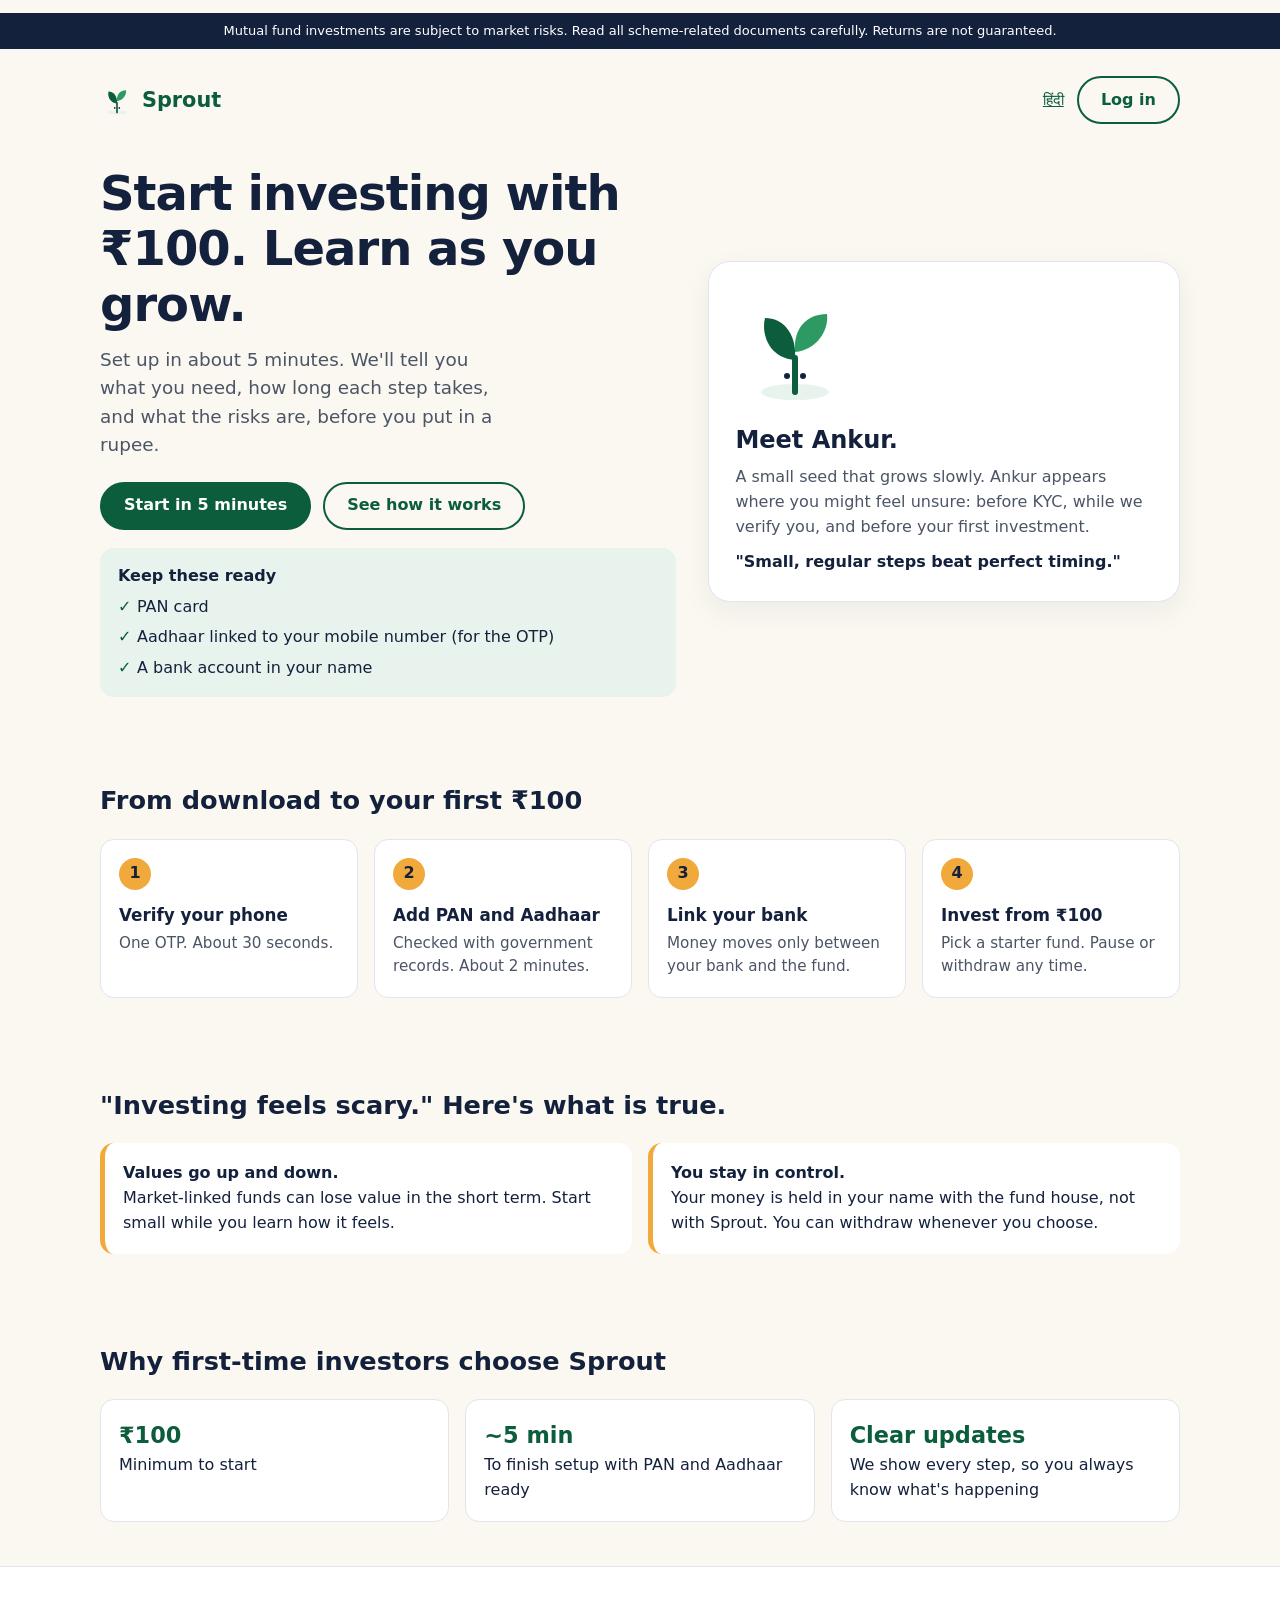
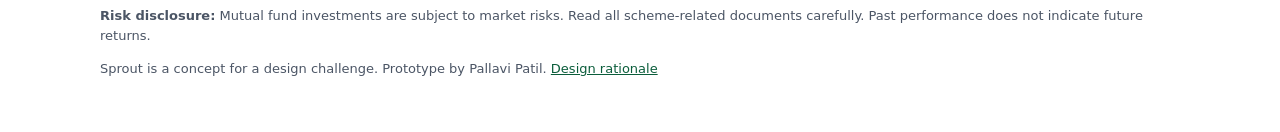
<file: index.html>
<!doctype html>
<html lang="en">
<head>
<meta charset="utf-8">
<meta name="viewport" content="width=device-width, initial-scale=1">
<title>Sprout: start investing from ₹100</title>
<meta name="description" content="Start investing in mutual funds from ₹100. See what you need, how long it takes and what the risks are before you begin.">
<link rel="stylesheet" href="styles.css">
</head>
<body>
<!-- Compliance: risk statement visible above the fold on every device, 13px, no 'safe/guaranteed/risk-free' anywhere. -->
<p class="risk" role="note">Mutual fund investments are subject to market risks. Read all scheme-related documents carefully. Returns are not guaranteed.</p>
<div class="wrap">
  <nav class="nav" aria-label="Main">
    <a class="logo" href="index.html"><svg class="ankur" style="width:34px;height:34px" viewBox="0 0 120 120" role="img" aria-label="Ankur, the Sprout seedling"><ellipse cx="60" cy="104" rx="34" ry="8" fill="#e7f3ec"/><path d="M60 104 V70" stroke="#0b5d3b" stroke-width="6" stroke-linecap="round"/><g class="leaf"><path d="M60 72 C 34 70, 26 46, 30 30 C 50 30, 62 48, 60 72 Z" fill="#0b5d3b"/><path d="M60 64 C 82 62, 94 42, 92 26 C 72 26, 58 40, 60 64 Z" fill="#2e9a63"/></g><circle cx="52" cy="88" r="3" fill="#14213d"/><circle cx="68" cy="88" r="3" fill="#14213d"/></svg> Sprout</a>
    <div><a class="lang" href="#" lang="hi" aria-label="Hindi version (coming soon)">हिंदी</a>
      <a class="btn btn-ghost hide-sm" href="onboarding.html">Log in</a></div>
  </nav>

  <main>
    <section class="hero">
      <div>
        <h1>Start investing with ₹100. Learn as you grow.</h1>
        <p class="lead">Set up in about 5 minutes. We'll tell you what you need, how long each step takes, and what the risks are, before you put in a rupee.</p>
        <div class="cta-row">
          <a class="btn btn-primary" href="onboarding.html">Start in 5 minutes</a>
          <a class="btn btn-ghost" href="#how">See how it works</a>
        </div>
        <div class="ready" id="ready">
          <h3>Keep these ready</h3>
          <ul>
            <li>PAN card</li>
            <li>Aadhaar linked to your mobile number (for the OTP)</li>
            <li>A bank account in your name</li>
          </ul>
        </div>
      </div>
      <div class="hero-card" aria-label="Meet Ankur">
        <svg class="ankur" viewBox="0 0 120 120" role="img" aria-label="Ankur, the Sprout seedling"><ellipse cx="60" cy="104" rx="34" ry="8" fill="#e7f3ec"/><path d="M60 104 V70" stroke="#0b5d3b" stroke-width="6" stroke-linecap="round"/><g class="leaf"><path d="M60 72 C 34 70, 26 46, 30 30 C 50 30, 62 48, 60 72 Z" fill="#0b5d3b"/><path d="M60 64 C 82 62, 94 42, 92 26 C 72 26, 58 40, 60 64 Z" fill="#2e9a63"/></g><circle cx="52" cy="88" r="3" fill="#14213d"/><circle cx="68" cy="88" r="3" fill="#14213d"/></svg>
        <h2 style="margin:6px 0">Meet Ankur.</h2>
        <p style="color:var(--muted);margin:0 0 10px">A small seed that grows slowly. Ankur appears where you might feel unsure: before KYC, while we verify you, and before your first investment.</p>
        <p style="margin:0;font-weight:600">"Small, regular steps beat perfect timing."</p>
      </div>
    </section>

    <section class="band" id="how">
      <h2>From download to your first ₹100</h2>
      <div class="steps">
        <div class="step"><h3>Verify your phone</h3><p>One OTP. About 30 seconds.</p></div>
        <div class="step"><h3>Add PAN and Aadhaar</h3><p>Checked with government records. About 2 minutes.</p></div>
        <div class="step"><h3>Link your bank</h3><p>Money moves only between your bank and the fund.</p></div>
        <div class="step"><h3>Invest from ₹100</h3><p>Pick a starter fund. Pause or withdraw any time.</p></div>
      </div>
    </section>

    <section class="band">
      <h2>"Investing feels scary." Here's what is true.</h2>
      <div class="myth">
        <div><b>Values go up and down.</b><br>Market-linked funds can lose value in the short term. Start small while you learn how it feels.</div>
        <div><b>You stay in control.</b><br>Your money is held in your name with the fund house, not with Sprout. You can withdraw whenever you choose.</div>
      </div>
    </section>

    <section class="band">
      <h2>Why first-time investors choose Sprout</h2>
      <div class="facts">
        <div class="fact"><b>₹100</b>Minimum to start</div>
        <div class="fact"><b>~5 min</b>To finish setup with PAN and Aadhaar ready</div>
        <div class="fact"><b>Clear updates</b>We show every step, so you always know what's happening</div>
      </div>
    </section>
  </main>
</div>
<div class="sticky-cta"><a class="btn btn-primary" href="onboarding.html">Start in 5 minutes</a></div>
<footer>
  <div class="wrap">
    <p><b>Risk disclosure:</b> Mutual fund investments are subject to market risks. Read all scheme-related documents carefully. Past performance does not indicate future returns.</p>
    <p>Sprout is a concept for a design challenge. Prototype by Pallavi Patil. <a href="DESIGN.md">Design rationale</a></p>
  </div>
</footer>
</body>
</html>
</file>
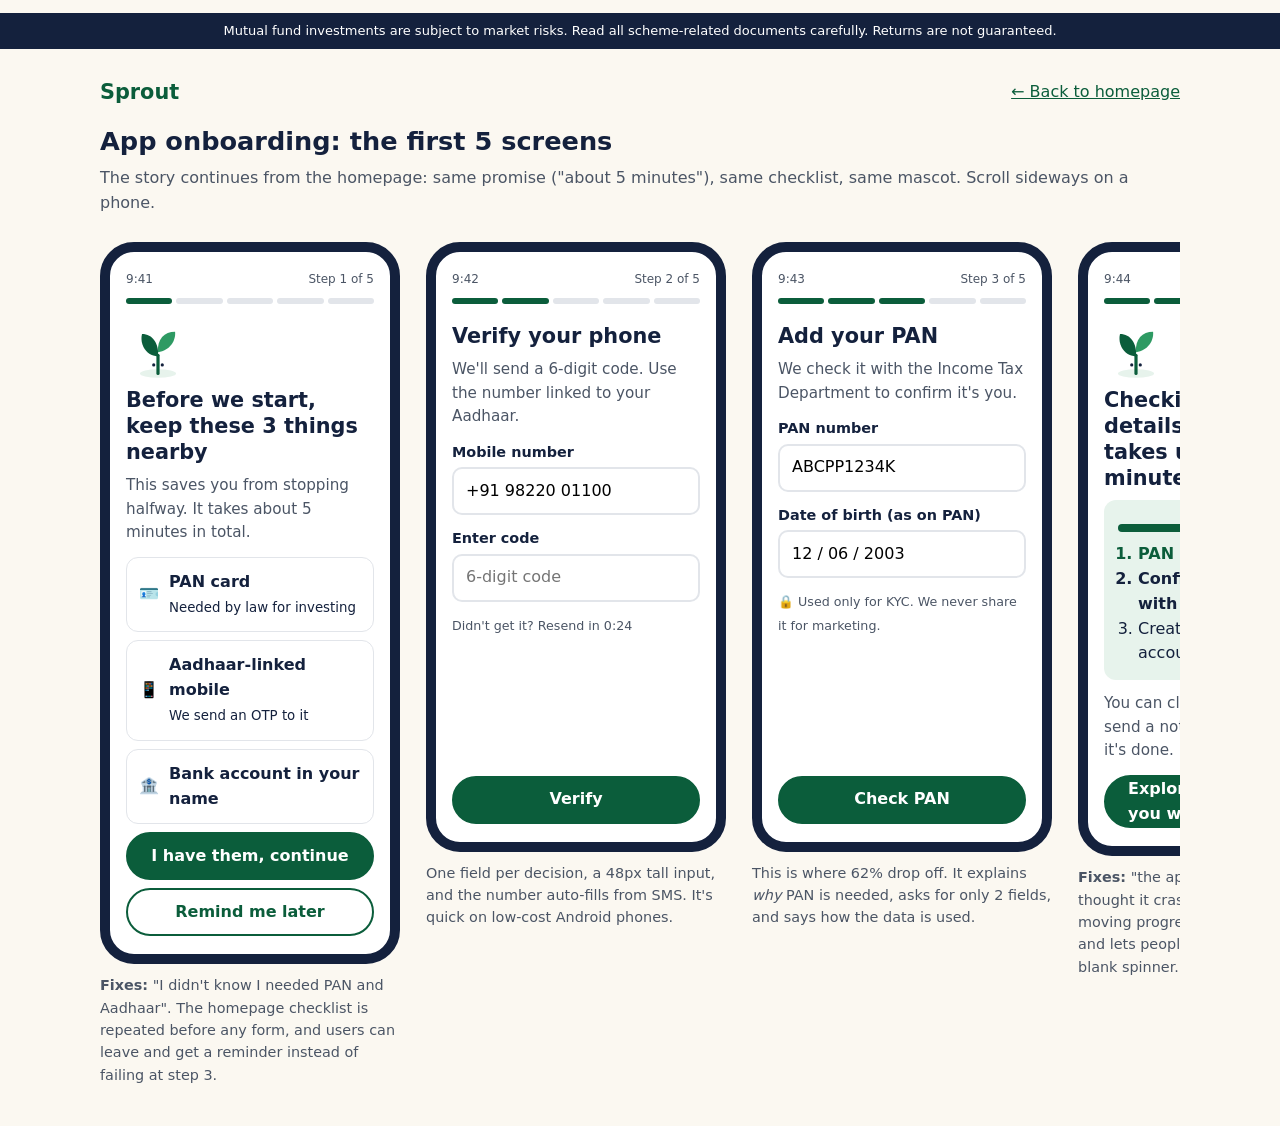
<file: onboarding.html>
<!doctype html>
<html lang="en">
<head>
<meta charset="utf-8">
<meta name="viewport" content="width=device-width, initial-scale=1">
<title>Sprout: first 5 onboarding screens</title>
<link rel="stylesheet" href="styles.css">
</head>
<body>
<p class="risk" role="note">Mutual fund investments are subject to market risks. Read all scheme-related documents carefully. Returns are not guaranteed.</p>
<div class="wrap">
  <nav class="nav"><a class="logo" href="index.html">Sprout</a><a href="index.html">← Back to homepage</a></nav>
  <h1 style="font-size:1.6rem;margin:0 0 4px">App onboarding: the first 5 screens</h1>
  <p style="color:var(--muted);margin:0 0 16px">The story continues from the homepage: same promise ("about 5 minutes"), same checklist, same mascot. Scroll sideways on a phone.</p>
  <div class="phones">

    <div>
    <section class="phone" aria-label="Screen 1">
      <div class="bar"><span>9:41</span><span>Step 1 of 5</span></div>
      <div class="progress" aria-label="Step 1 of 5"><i class="on"></i><i></i><i></i><i></i><i></i></div>
      <svg class="ankur" style="width:64px;height:64px" viewBox="0 0 120 120" role="img" aria-label="Ankur, the Sprout seedling"><ellipse cx="60" cy="104" rx="34" ry="8" fill="#e7f3ec"/><path d="M60 104 V70" stroke="#0b5d3b" stroke-width="6" stroke-linecap="round"/><g class="leaf"><path d="M60 72 C 34 70, 26 46, 30 30 C 50 30, 62 48, 60 72 Z" fill="#0b5d3b"/><path d="M60 64 C 82 62, 94 42, 92 26 C 72 26, 58 40, 60 64 Z" fill="#2e9a63"/></g><circle cx="52" cy="88" r="3" fill="#14213d"/><circle cx="68" cy="88" r="3" fill="#14213d"/></svg>
      <h2>Before we start, keep these 3 things nearby</h2>
      <p>This saves you from stopping halfway. It takes about 5 minutes in total.</p>
      <div class="check">🪪 <span><b>PAN card</b><br><small>Needed by law for investing</small></span></div>
      <div class="check">📱 <span><b>Aadhaar-linked mobile</b><br><small>We send an OTP to it</small></span></div>
      <div class="check">🏦 <span><b>Bank account in your name</b></span></div>
      <div class="grow"></div>
      <a class="btn btn-primary" href="#s2">I have them, continue</a>
      <a class="btn btn-ghost" style="margin-top:8px" href="#s1">Remind me later</a>
    </section>
    <p class="caption"><b>Fixes:</b> "I didn't know I needed PAN and Aadhaar". The homepage checklist is repeated before any form, and users can leave and get a reminder instead of failing at step 3.</p>
    </div>

    <div id="s2">
    <section class="phone" aria-label="Screen 2">
      <div class="bar"><span>9:42</span><span>Step 2 of 5</span></div>
      <div class="progress" aria-label="Step 2 of 5"><i class="on"></i><i class="on"></i><i></i><i></i><i></i></div>
      <h2>Verify your phone</h2>
      <p>We'll send a 6-digit code. Use the number linked to your Aadhaar.</p>
      <label class="field" for="m">Mobile number</label>
      <input class="input" id="m" inputmode="numeric" value="+91 98220 01100">
      <label class="field" for="otp">Enter code</label>
      <input class="input" id="otp" inputmode="numeric" placeholder="6-digit code" autocomplete="one-time-code">
      <p><small>Didn't get it? Resend in 0:24</small></p>
      <div class="grow"></div>
      <a class="btn btn-primary" href="#s3">Verify</a>
    </section>
    <p class="caption">One field per decision, a 48px tall input, and the number auto-fills from SMS. It's quick on low-cost Android phones.</p>
    </div>

    <div id="s3">
    <section class="phone" aria-label="Screen 3">
      <div class="bar"><span>9:43</span><span>Step 3 of 5</span></div>
      <div class="progress" aria-label="Step 3 of 5"><i class="on"></i><i class="on"></i><i class="on"></i><i></i><i></i></div>
      <h2>Add your PAN</h2>
      <p>We check it with the Income Tax Department to confirm it's you.</p>
      <label class="field" for="pan">PAN number</label>
      <input class="input" id="pan" value="ABCPP1234K" style="text-transform:uppercase">
      <label class="field" for="dob">Date of birth (as on PAN)</label>
      <input class="input" id="dob" value="12 / 06 / 2003">
      <p><small>🔒 Used only for KYC. We never share it for marketing.</small></p>
      <div class="grow"></div>
      <a class="btn btn-primary" href="#s4">Check PAN</a>
    </section>
    <p class="caption">This is where 62% drop off. It explains <i>why</i> PAN is needed, asks for only 2 fields, and says how the data is used.</p>
    </div>

    <div id="s4">
    <section class="phone" aria-label="Screen 4">
      <div class="bar"><span>9:44</span><span>Step 4 of 5</span></div>
      <div class="progress" aria-label="Step 4 of 5"><i class="on"></i><i class="on"></i><i class="on"></i><i class="on"></i><i></i></div>
      <svg class="ankur" style="width:64px;height:64px" viewBox="0 0 120 120" role="img" aria-label="Ankur, the Sprout seedling"><ellipse cx="60" cy="104" rx="34" ry="8" fill="#e7f3ec"/><path d="M60 104 V70" stroke="#0b5d3b" stroke-width="6" stroke-linecap="round"/><g class="leaf"><path d="M60 72 C 34 70, 26 46, 30 30 C 50 30, 62 48, 60 72 Z" fill="#0b5d3b"/><path d="M60 64 C 82 62, 94 42, 92 26 C 72 26, 58 40, 60 64 Z" fill="#2e9a63"/></g><circle cx="52" cy="88" r="3" fill="#14213d"/><circle cx="68" cy="88" r="3" fill="#14213d"/></svg>
      <h2>Checking your details. This usually takes under a minute.</h2>
      <div class="wait" role="status" aria-live="polite">
        <div class="bar-fill"><span></span></div>
        <ol>
          <li class="done">PAN matched ✓</li>
          <li class="now">Confirming Aadhaar with UIDAI…</li>
          <li>Creating your investor account</li>
        </ol>
      </div>
      <p style="margin-top:12px">You can close the app. We'll send a notification as soon as it's done.</p>
      <div class="grow"></div>
      <a class="btn btn-primary" href="#s5">Explore funds while you wait</a>
    </section>
    <p class="caption"><b>Fixes:</b> "the app asked me to wait and I thought it crashed". It shows real steps, moving progress and a time estimate, and lets people leave safely instead of a blank spinner.</p>
    </div>

    <div id="s5">
    <section class="phone" aria-label="Screen 5">
      <div class="bar"><span>9:46</span><span>Step 5 of 5</span></div>
      <div class="progress" aria-label="Step 5 of 5"><i class="on"></i><i class="on"></i><i class="on"></i><i class="on"></i><i class="on"></i></div>
      <h2>You're verified. Make your first investment.</h2>
      <p>A starter fund that spreads your money across many companies. You can pause or withdraw any time.</p>
      <div class="amounts"><button>₹100</button><button class="on">₹500</button><button>₹1,000</button></div>
      <div class="check"><span><b>Nifty 50 Index Fund</b><br><small>Market-linked · Value can go down as well as up</small></span></div>
      <div class="grow"></div>
      <a class="btn btn-primary" href="index.html">Invest ₹500</a>
      <p class="disclaimer">Mutual fund investments are subject to market risks. Read all scheme-related documents carefully.</p>
    </section>
    <p class="caption">The first investment is small and reversible, with the risk shown next to the button. Copy never says "safe" or "guaranteed".</p>
    </div>

  </div>
</div>
</body>
</html>
</file>
<file: styles.css>
/* Sprout 2.0 prototype. System fonts only (no web-font download), no images: whole page well under 100 KB. */
:root {
  --green: #0b5d3b;      /* primary: 7.9:1 on white */
  --green-2: #e7f3ec;
  --ink: #14213d;        /* body text: 15.9:1 on white */
  --muted: #4b5565;      /* secondary text: 7.4:1 on white */
  --cream: #fbf8f1;
  --saffron: #f2a93b;    /* accent; only ever used behind dark text */
  --line: #e2e5ea;
  --radius: 14px;
}
* { box-sizing: border-box; }
html { font-size: 100%; }
body { margin: 0; font: 1rem/1.55 system-ui, -apple-system, "Segoe UI", Roboto, "Noto Sans", "Noto Sans Devanagari", sans-serif; color: var(--ink); background: var(--cream); }
a { color: var(--green); }
.btn { display: inline-flex; align-items: center; justify-content: center; min-height: 48px; padding: 0 22px; border-radius: 999px; font-weight: 600; text-decoration: none; border: 2px solid var(--green); }
.btn-primary { background: var(--green); color: #fff; }
.btn-ghost { color: var(--green); background: transparent; }
.wrap { max-width: 1120px; margin: 0 auto; padding: 0 20px; }

/* Compliance: risk line sits in the header, visible on every screen size without scrolling, 13px. */
.risk { background: var(--ink); color: #fff; font-size: 13px; padding: 8px 20px; text-align: center; }
.nav { display: flex; align-items: center; justify-content: space-between; padding: 14px 0; }
.logo { display: flex; align-items: center; gap: 8px; font-weight: 800; font-size: 1.3rem; color: var(--green); text-decoration: none; }
.nav a.lang { font-size: .95rem; min-height: 44px; display: inline-flex; align-items: center; padding: 0 8px; }

.hero { display: grid; grid-template-columns: 1.1fr .9fr; gap: 32px; align-items: center; padding: 28px 0 40px; }
.hero h1 { font-size: clamp(1.9rem, 4.5vw, 3rem); line-height: 1.15; margin: 0 0 14px; letter-spacing: -.02em; }
.hero p.lead { font-size: 1.15rem; color: var(--muted); margin: 0 0 22px; max-width: 34ch; }
.cta-row { display: flex; flex-wrap: wrap; gap: 12px; }
.hero-card { background: #fff; border-radius: 22px; padding: 26px; border: 1px solid var(--line); box-shadow: 0 10px 30px rgba(20,33,61,.06); }

/* The mascot: "Ankur", a seedling drawn in CSS/SVG. Abstract enough for the CEO, a character for marketing. */
.ankur { width: 120px; height: 120px; }
.ankur .leaf { transform-origin: 60px 70px; animation: sway 4s ease-in-out infinite; }
@keyframes sway { 50% { transform: rotate(4deg); } }
@media (prefers-reduced-motion: reduce) { .ankur .leaf { animation: none; } }

.ready { background: var(--green-2); border-radius: var(--radius); padding: 16px 18px; margin-top: 18px; }
.ready h3 { margin: 0 0 6px; font-size: 1rem; }
.ready ul { margin: 0; padding-left: 0; list-style: none; display: grid; gap: 6px; }
.ready li::before { content: "✓ "; color: var(--green); font-weight: 700; }

section.band { padding: 44px 0; }
section.band h2 { font-size: 1.6rem; margin: 0 0 18px; }
.steps { display: grid; grid-template-columns: repeat(4, 1fr); gap: 16px; counter-reset: s; }
.step { background: #fff; border: 1px solid var(--line); border-radius: var(--radius); padding: 18px; }
.step::before { counter-increment: s; content: counter(s); display: inline-grid; place-items: center; width: 32px; height: 32px; border-radius: 50%; background: var(--saffron); color: var(--ink); font-weight: 800; margin-bottom: 8px; }
.step h3 { margin: 4px 0; font-size: 1.05rem; } .step p { margin: 0; color: var(--muted); font-size: .95rem; }
.facts { display: grid; grid-template-columns: repeat(3, 1fr); gap: 16px; }
.fact { background: #fff; border-radius: var(--radius); padding: 18px; border: 1px solid var(--line); }
.fact b { display: block; font-size: 1.4rem; color: var(--green); }
.myth { display: grid; grid-template-columns: 1fr 1fr; gap: 16px; }
.myth div { background: #fff; padding: 18px; border-radius: var(--radius); border-left: 5px solid var(--saffron); }
footer { background: #fff; border-top: 1px solid var(--line); padding: 26px 0 40px; font-size: 13px; color: var(--muted); }

@media (max-width: 820px) {
  .hero { grid-template-columns: 1fr; padding-top: 14px; }
  .steps, .facts, .myth { grid-template-columns: 1fr; }
  .nav .hide-sm { display: none; }
  .sticky-cta { position: sticky; bottom: 0; background: var(--cream); padding: 10px 20px; border-top: 1px solid var(--line); }
  .sticky-cta .btn { width: 100%; }
}
@media (min-width: 821px) { .sticky-cta { display: none; } }

/* ---------- onboarding phones ---------- */
.phones { display: flex; gap: 26px; overflow-x: auto; padding: 10px 4px 26px; scroll-snap-type: x mandatory; }
.phones > div { flex: 0 0 300px; scroll-snap-align: start; }
.phone { width: 100%; background: #fff; border: 10px solid var(--ink); border-radius: 34px; min-height: 610px; padding: 18px 16px; display: flex; flex-direction: column; position: relative; }
.phone .bar { display: flex; justify-content: space-between; font-size: 12px; color: var(--muted); margin-bottom: 10px; }
.progress { display: flex; gap: 4px; margin-bottom: 14px; } .progress i { flex: 1; height: 6px; border-radius: 3px; background: var(--line); } .progress i.on { background: var(--green); }
.phone h2 { font-size: 1.3rem; line-height: 1.25; margin: 6px 0 8px; } .phone p { color: var(--muted); margin: 0 0 12px; font-size: .95rem; }
.phone .grow { flex: 1; }
.phone .btn { width: 100%; }
.phone .disclaimer { font-size: 12px; color: var(--muted); margin-top: 10px; }
.field { display: block; font-size: .9rem; font-weight: 600; margin-bottom: 4px; }
.input { width: 100%; min-height: 48px; border: 2px solid var(--line); border-radius: 10px; padding: 0 12px; font: inherit; margin-bottom: 12px; }
.check { display: flex; gap: 10px; align-items: center; padding: 12px; border: 1px solid var(--line); border-radius: 12px; margin-bottom: 8px; min-height: 48px; }
.wait { background: var(--green-2); border-radius: 12px; padding: 14px; }
.wait ol { margin: 8px 0 0; padding-left: 20px; } .wait li.done { color: var(--green); font-weight: 600; } .wait li.now { font-weight: 700; }
.bar-fill { height: 8px; background: var(--line); border-radius: 4px; overflow: hidden; margin: 10px 0; } .bar-fill span { display: block; height: 100%; width: 66%; background: var(--green); animation: fill 3s ease-in-out infinite alternate; }
@keyframes fill { from { width: 55%; } to { width: 75%; } }
@media (prefers-reduced-motion: reduce) { .bar-fill span { animation: none; } }
.amounts { display: grid; grid-template-columns: repeat(3, 1fr); gap: 8px; margin-bottom: 12px; }
.amounts button { min-height: 48px; border-radius: 10px; border: 2px solid var(--line); background: #fff; font: inherit; font-weight: 700; }
.amounts button.on { border-color: var(--green); background: var(--green-2); }
.caption { max-width: 300px; font-size: .9rem; color: var(--muted); margin-top: 10px; }
</file>
